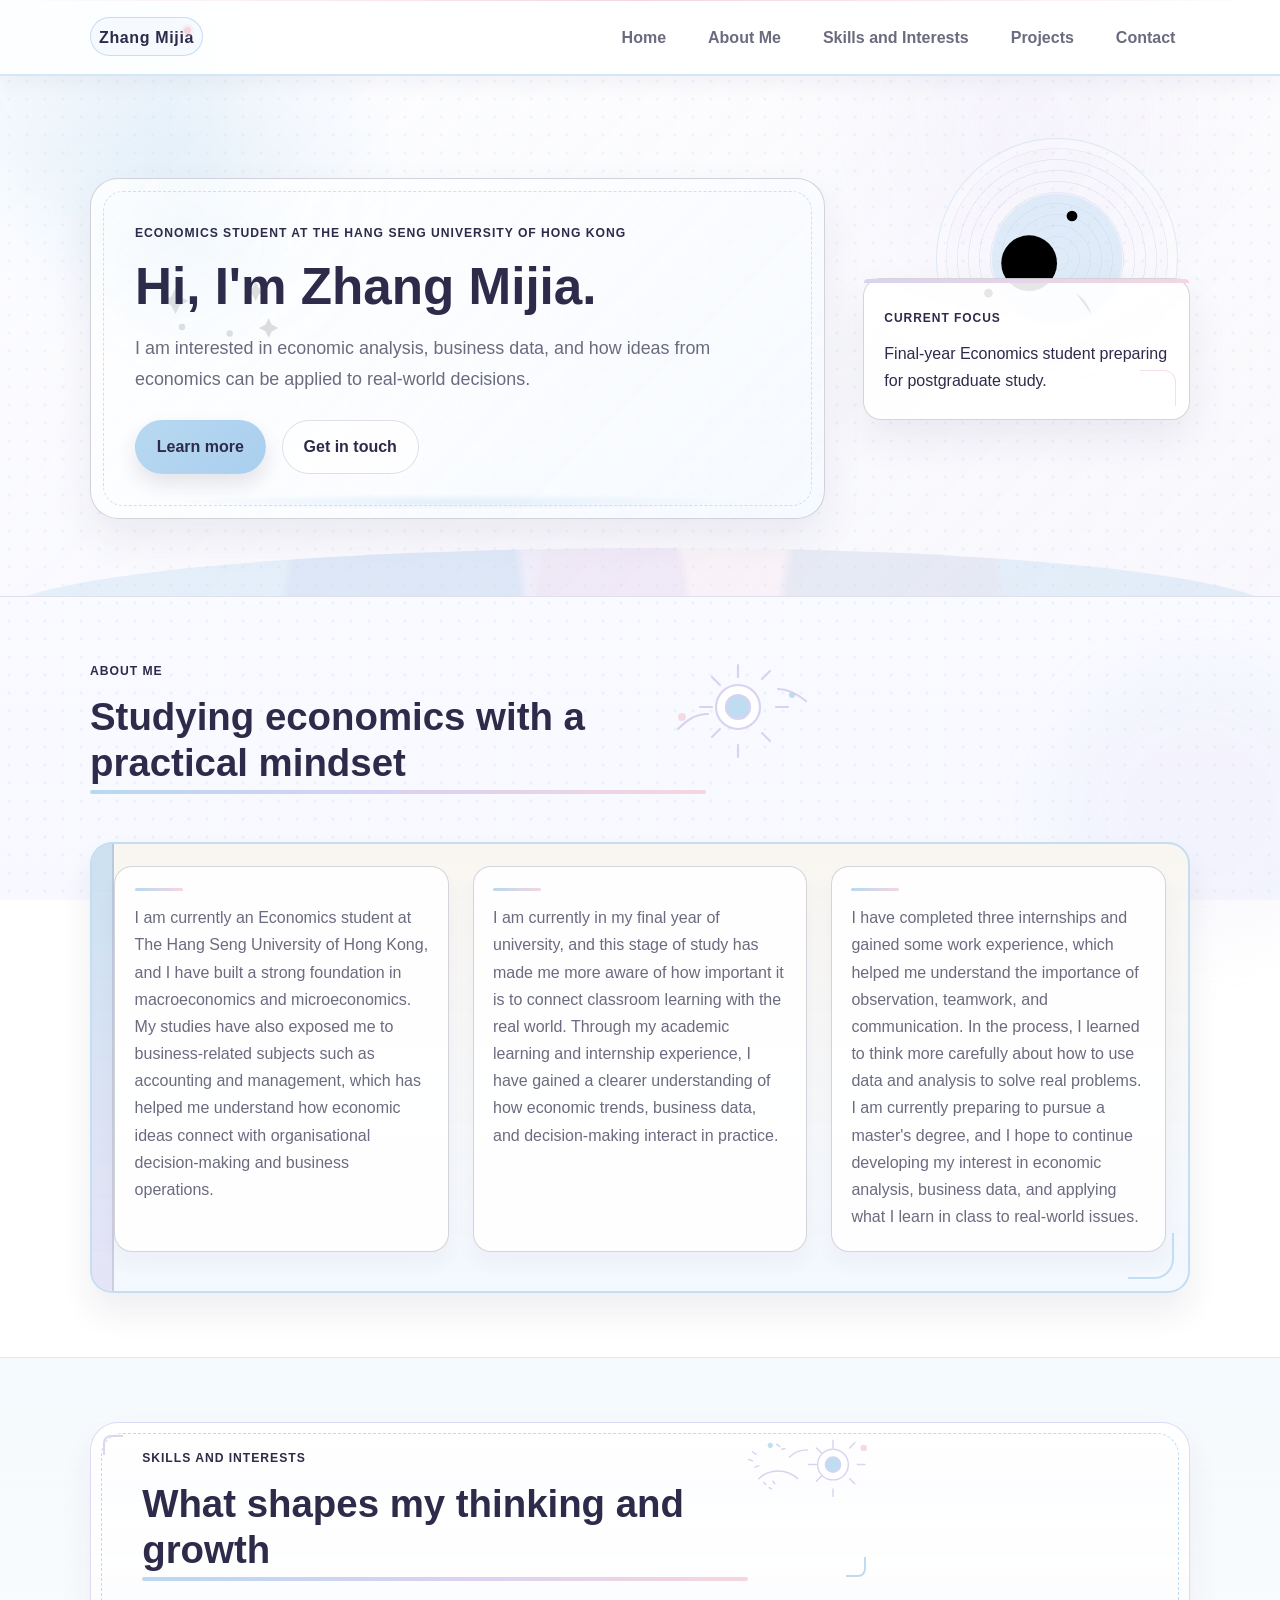
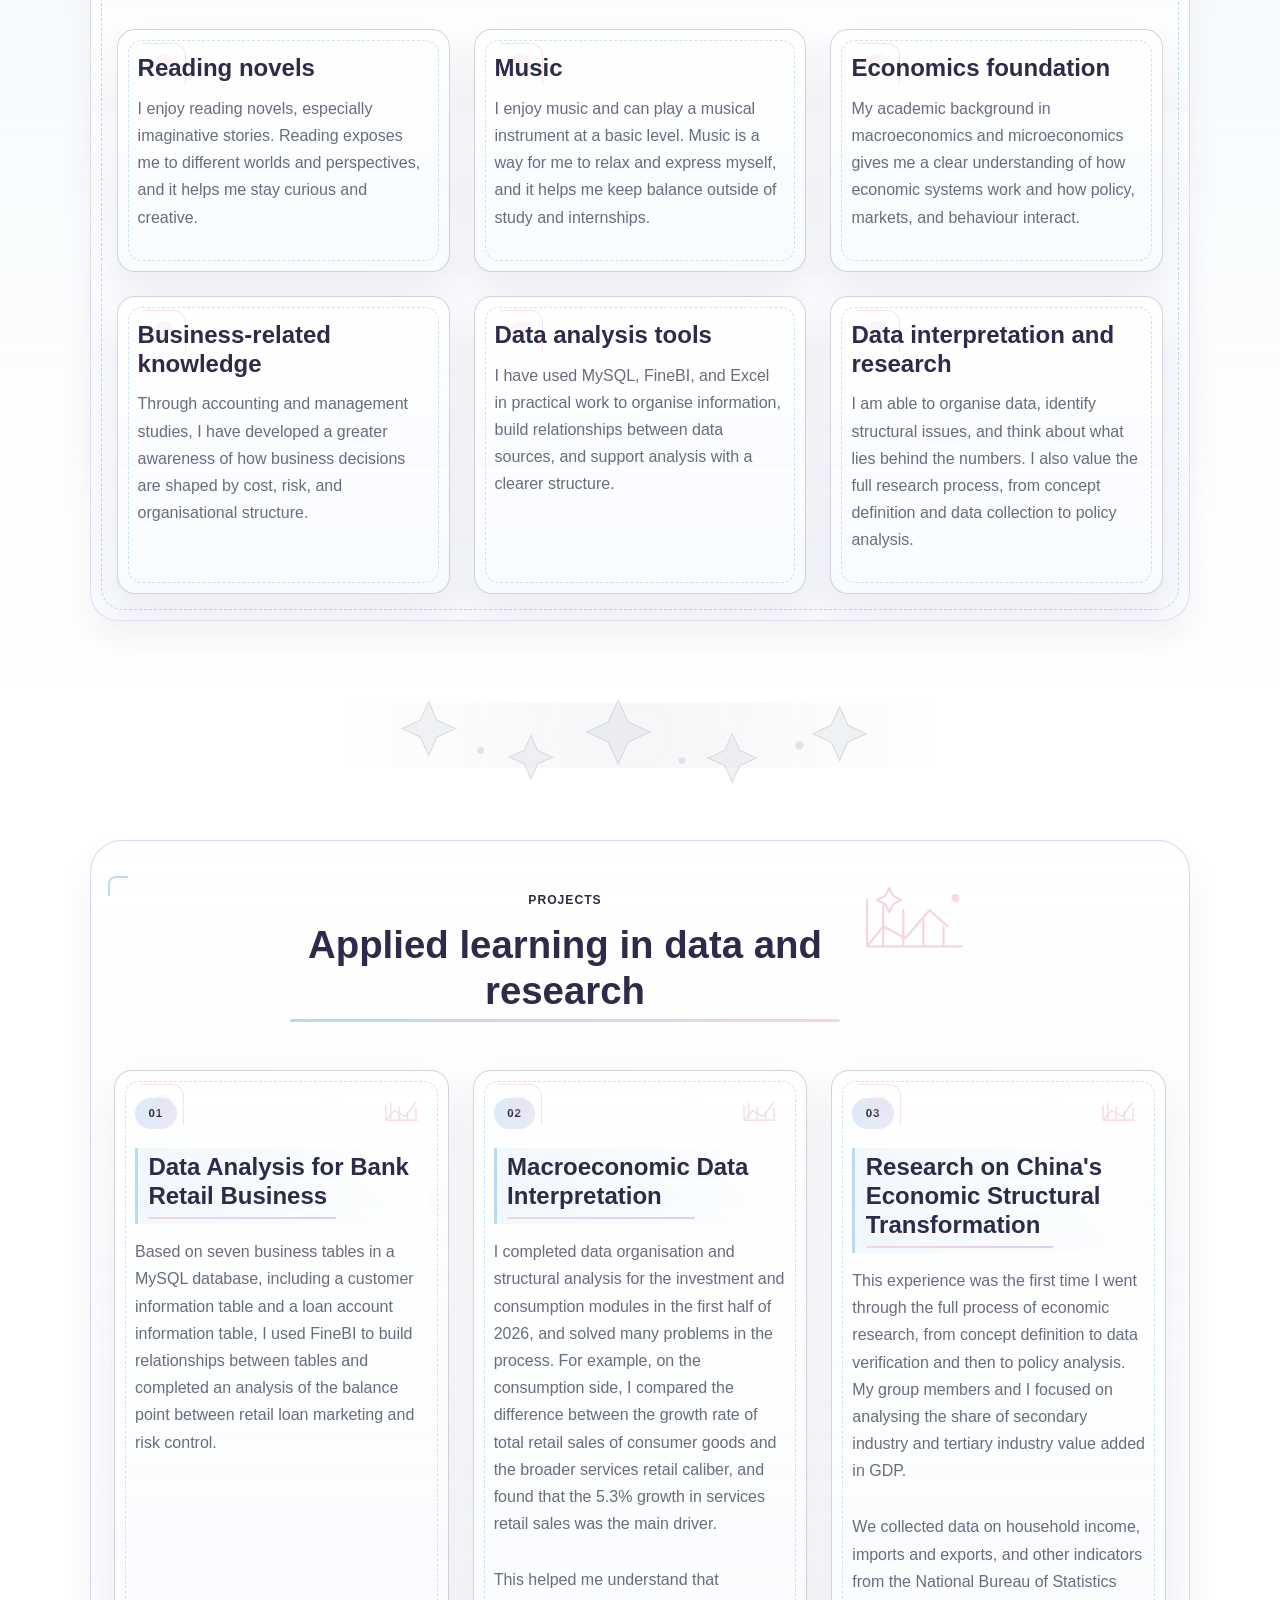
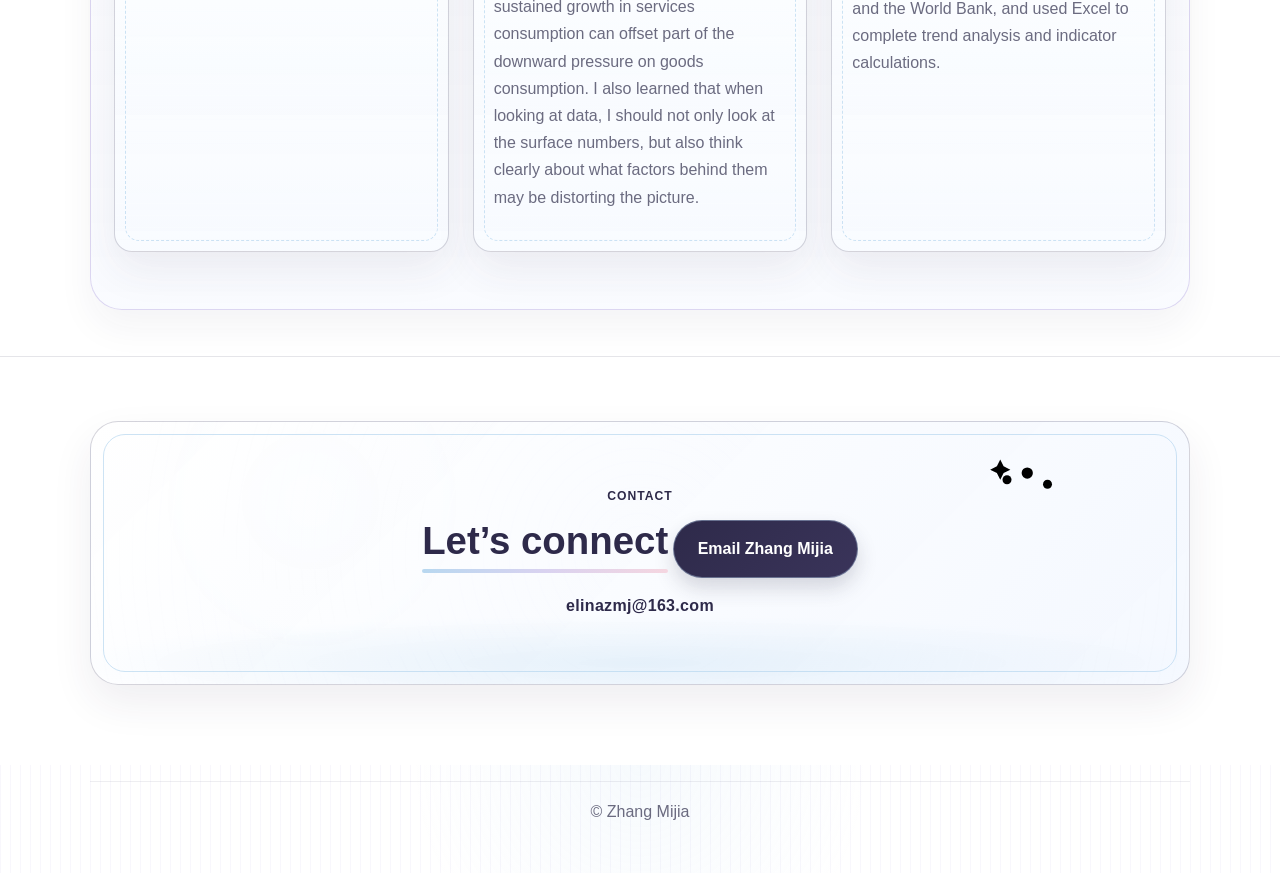
<file: index.html>
<!DOCTYPE html>
<html lang="en">
  <head>
    <meta charset="UTF-8" />
    <meta name="viewport" content="width=device-width, initial-scale=1.0" />
    <meta
      name="description"
      content="Zhang Mijia is an Economics student at The Hang Seng University of Hong Kong, interested in economic analysis, business data, and practical applications of economics."
    />
    <title>Zhang Mijia | Economics Student</title>
    <link rel="stylesheet" href="style.css" />
  </head>
  <body>
    <!-- Change text in this file to update the personal profile content. -->
    <div class="page-shell">
      <header class="site-header">
        <div class="container nav-wrap">
          <a class="brand" href="#home">Zhang Mijia</a>
          <nav aria-label="Main navigation">
            <ul class="nav-list">
              <li><a href="#home">Home</a></li>
              <li><a href="#about">About Me</a></li>
              <li><a href="#skills">Skills and Interests</a></li>
              <li><a href="#projects">Projects</a></li>
              <li><a href="#contact">Contact</a></li>
            </ul>
          </nav>
        </div>
      </header>

      <main>
        <section id="home" class="hero section">
          <div class="container hero-inner">
            <svg class="hero-ornament hero-sun" viewBox="0 0 140 140" aria-hidden="true">
              <!-- Small decorative sun in the top corner: change cx, cy, or stroke values here. -->
              <g class="draw">
                <circle class="fill-white" cx="72" cy="72" r="26" />
                <circle class="fill-blue" cx="72" cy="72" r="14" />
                <path d="M72 10v14M72 116v14M10 72h14M116 72h14M28 28l10 10M102 102l10 10M28 116l10-10M102 38l10-10" />
              </g>
              <circle class="fill-pink" cx="112" cy="28" r="5" />
              <circle class="fill-blue" cx="34" cy="100" r="4" />
              <path class="draw small-line" d="M116 100c8 6 12 12 14 20" />
            </svg>

            <svg class="hero-ornament hero-sparkles" viewBox="0 0 120 80" aria-hidden="true">
              <!-- Small stars and dots: change the positions or circle radius here. -->
              <g class="draw">
                <path d="M18 24l4 8 8 4-8 4-4 8-4-8-8-4 8-4 4-8z" />
                <path d="M92 18l3 6 6 3-6 3-3 6-3-6-6-3 6-3 3-6z" />
                <path d="M104 52l3 6 6 3-6 3-3 6-3-6-6-3 6-3 3-6z" />
              </g>
              <circle class="fill-pink" cx="24" cy="60" r="3" />
              <circle class="fill-blue" cx="68" cy="66" r="3" />
            </svg>

            <div class="hero-copy">
              <p class="eyebrow">Economics student at The Hang Seng University of Hong Kong</p>
              <h1 class="flash-heading">
                Hi, I'm Zhang Mijia.
              </h1>
              <p class="lead">
                I am interested in economic analysis, business data, and how ideas from economics can be applied to real-world decisions.
              </p>
              <div class="hero-actions">
                <a class="button primary" href="#about">Learn more</a>
                <a class="button secondary" href="#contact">Get in touch</a>
              </div>
            </div>
            <div class="hero-note" aria-label="Student profile summary">
              <span class="note-label">Current focus</span>
              <p>Final-year Economics student preparing for postgraduate study.</p>
            </div>
          </div>
        </section>

        <section id="about" class="section about-section">
          <div class="container">
            <div class="section-heading about-heading">
              <p class="kicker">About Me</p>
              <h2 class="flash-heading">Studying economics with a practical mindset</h2>

              <!-- Subtle decorative sun: change the circle size, line positions, or colour here. -->
              <svg class="section-ornament about-ornament" viewBox="0 0 180 120" aria-hidden="true">
                <g class="draw">
                  <circle class="fill-white" cx="92" cy="56" r="22" />
                  <circle class="fill-blue" cx="92" cy="56" r="12" />
                  <path d="M92 14v12M92 94v12M54 56h12M130 56h12M66 26l8 8M116 82l8 8M66 86l8-8M116 28l8-8" />
                  <path d="M32 78c10-10 18-15 30-15" />
                  <path d="M132 38c10 0 18 4 28 12" />
                </g>
                <circle class="fill-pink" cx="36" cy="66" r="4" />
                <circle class="fill-blue" cx="146" cy="44" r="3" />
              </svg>
            </div>

            <div class="about-grid">
              <p>
                I am currently an Economics student at The Hang Seng University of Hong Kong, and I have built a strong foundation in macroeconomics and microeconomics. My studies have also exposed me to business-related subjects such as accounting and management, which has helped me understand how economic ideas connect with organisational decision-making and business operations.
              </p>
              <p>
                I am currently in my final year of university, and this stage of study has made me more aware of how important it is to connect classroom learning with the real world. Through my academic learning and internship experience, I have gained a clearer understanding of how economic trends, business data, and decision-making interact in practice.
              </p>
              <p>
                I have completed three internships and gained some work experience, which helped me understand the importance of observation, teamwork, and communication. In the process, I learned to think more carefully about how to use data and analysis to solve real problems. I am currently preparing to pursue a master's degree, and I hope to continue developing my interest in economic analysis, business data, and applying what I learn in class to real-world issues.
              </p>
            </div>
          </div>
        </section>

        <section id="skills" class="section skills-section">
          <div class="container skills-wrap">
            <div class="section-heading skills-heading">
              <p class="kicker">Skills and Interests</p>
              <h2 class="flash-heading">What shapes my thinking and growth</h2>

              <!-- SVG decoration: change the sun, dots, and stroke colours here to adjust the mood and size. -->
              <svg class="section-ornament skills-ornament" viewBox="0 0 220 120" aria-hidden="true">
                <g class="draw">
                  <circle class="fill-white" cx="150" cy="54" r="24" />
                  <circle class="fill-blue" cx="150" cy="54" r="12" />
                  <path d="M150 16v12M150 92v12M112 54h12M188 54h12M124 28l8 8M176 76l8 8M124 80l8-8M176 28l8-8" />
                  <path d="M34 76c8-8 18-12 31-12 12 0 21 4 30 12M82 42c8-8 17-11 28-11" />
                  <path d="M24 34l6 4M18 46l6 2M28 58l6-2M62 22l5 4M70 30l5-1" />
                  <path d="M42 82l3 3M50 90l4 2M56 80l3 4" />
                </g>
                <circle class="fill-pink" cx="198" cy="28" r="5" />
                <circle class="fill-blue" cx="52" cy="24" r="4" />
                <circle class="fill-white" cx="82" cy="24" r="3" />
              </svg>
            </div>

            <div class="skills-grid">
              <article class="info-card">
                <h3>Reading novels</h3>
                <p>
                  I enjoy reading novels, especially imaginative stories. Reading exposes me to different worlds and perspectives, and it helps me stay curious and creative.
                </p>
              </article>

              <article class="info-card">
                <h3>Music</h3>
                <p>
                  I enjoy music and can play a musical instrument at a basic level. Music is a way for me to relax and express myself, and it helps me keep balance outside of study and internships.
                </p>
              </article>

              <article class="info-card">
                <h3>Economics foundation</h3>
                <p>
                  My academic background in macroeconomics and microeconomics gives me a clear understanding of how economic systems work and how policy, markets, and behaviour interact.
                </p>
              </article>

              <article class="info-card">
                <h3>Business-related knowledge</h3>
                <p>
                  Through accounting and management studies, I have developed a greater awareness of how business decisions are shaped by cost, risk, and organisational structure.
                </p>
              </article>

              <article class="info-card">
                <h3>Data analysis tools</h3>
                <p>
                  I have used MySQL, FineBI, and Excel in practical work to organise information, build relationships between data sources, and support analysis with a clearer structure.
                </p>
              </article>

              <article class="info-card">
                <h3>Data interpretation and research</h3>
                <p>
                  I am able to organise data, identify structural issues, and think about what lies behind the numbers. I also value the full research process, from concept definition and data collection to policy analysis.
                </p>
              </article>
            </div>
          </div>
        </section>

        <div class="mid-star-band" aria-hidden="true">
          <svg viewBox="0 0 620 120" role="presentation">
            <g class="star-group">
              <path class="star-shape" d="M58 20l10 22 22 10-22 10-10 22-10-22-22-10 22-10 10-22z" />
              <path class="star-shape" d="M180 60l8 18 18 8-18 8-8 18-8-18-18-8 18-8 8-18z" />
              <path class="star-shape" d="M284 18l12 26 26 12-26 12-12 26-12-26-26-12 26-12 12-26z" />
              <path class="star-shape" d="M420 58l9 20 20 9-20 9-9 20-9-20-20-9 20-9 9-20z" />
              <path class="star-shape" d="M548 26l10 22 22 10-22 10-10 22-10-22-22-10 22-10 10-22z" />
              <circle class="star-dot" cx="120" cy="78" r="4" />
              <circle class="star-dot" cx="360" cy="90" r="4" />
              <circle class="star-dot" cx="500" cy="72" r="5" />
            </g>
          </svg>
        </div>

        <section id="projects" class="section projects-section">
          <div class="container">
            <div class="section-heading projects-heading">
              <p class="kicker">Projects</p>
              <h2 class="flash-heading">Applied learning in data and research</h2>

              <!-- SVG decoration: data-inspired icon placed beside the heading. -->
              <svg class="section-ornament projects-ornament" viewBox="0 0 140 90" aria-hidden="true">
                <g class="draw">
                  <path d="M18 66V20M18 66h94M18 66l16-20 22 12 24-28 18 16" />
                  <path d="M34 24v42M54 30v36M74 38v28M94 46v20" />
                  <path d="M40 8l4 8 8 4-8 4-4 8-4-8-8-4 8-4 4-8z" />
                </g>
                <circle class="fill-pink" cx="106" cy="18" r="4" />
              </svg>
            </div>

            <div class="project-grid">
              <article class="project-card">
                <div class="project-header">
                  <span class="project-index">01</span>
                  <svg class="project-icon" viewBox="0 0 80 60" aria-hidden="true">
                    <g class="draw">
                      <path d="M10 42V18M10 42h52M10 42l14-16 18 10 18-24" />
                      <path d="M18 14v26M32 20v20M46 28v12M60 22v18" />
                    </g>
                  </svg>
                </div>
                <h3 class="project-title">Data Analysis for Bank Retail Business</h3>
                <p>
                  Based on seven business tables in a MySQL database, including a customer information table and a loan account information table, I used FineBI to build relationships between tables and completed an analysis of the balance point between retail loan marketing and risk control.
                </p>
              </article>

              <article class="project-card">
                <div class="project-header">
                  <span class="project-index">02</span>
                  <svg class="project-icon" viewBox="0 0 80 60" aria-hidden="true">
                    <g class="draw">
                      <path d="M10 42V18M10 42h52M10 42l14-16 18 10 18-24" />
                      <path d="M18 14v26M32 20v20M46 28v12M60 22v18" />
                    </g>
                  </svg>
                </div>
                <h3 class="project-title">Macroeconomic Data Interpretation</h3>
                <p>
                  I completed data organisation and structural analysis for the investment and consumption modules in the first half of 2026, and solved many problems in the process. For example, on the consumption side, I compared the difference between the growth rate of total retail sales of consumer goods and the broader services retail caliber, and found that the 5.3% growth in services retail sales was the main driver.
                </p>
                <p>
                  This helped me understand that sustained growth in services consumption can offset part of the downward pressure on goods consumption. I also learned that when looking at data, I should not only look at the surface numbers, but also think clearly about what factors behind them may be distorting the picture.
                </p>
              </article>

              <article class="project-card">
                <div class="project-header">
                  <span class="project-index">03</span>
                  <svg class="project-icon" viewBox="0 0 80 60" aria-hidden="true">
                    <g class="draw">
                      <path d="M10 42V18M10 42h52M10 42l14-16 18 10 18-24" />
                      <path d="M18 14v26M32 20v20M46 28v12M60 22v18" />
                    </g>
                  </svg>
                </div>
                <h3 class="project-title">Research on China's Economic Structural Transformation</h3>
                <p>
                  This experience was the first time I went through the full process of economic research, from concept definition to data verification and then to policy analysis. My group members and I focused on analysing the share of secondary industry and tertiary industry value added in GDP.
                </p>
                <p>
                  We collected data on household income, imports and exports, and other indicators from the National Bureau of Statistics and the World Bank, and used Excel to complete trend analysis and indicator calculations.
                </p>
              </article>
            </div>
          </div>
        </section>

        <section id="contact" class="section contact-section">
          <div class="container contact-box">
            <svg class="contact-ornament contact-dot" viewBox="0 0 80 60" aria-hidden="true">
              <g class="draw">
                <circle class="fill-blue" cx="16" cy="30" r="4" />
                <circle class="fill-white" cx="34" cy="24" r="5" />
                <circle class="fill-pink" cx="52" cy="34" r="4" />
                <path d="M10 12l3 6 6 3-6 3-3 6-3-6-6-3 6-3 3-6z" />
              </g>
            </svg>

            <p class="kicker">Contact</p>
            <h2>Let’s connect</h2>
            <a class="contact-link" href="mailto:elinazmj@163.com">Email Zhang Mijia</a>
            <p class="contact-email">elinazmj@163.com</p>
          </div>
        </section>
      </main>

      <footer class="site-footer">
        <div class="container footer-inner">
          <p>© Zhang Mijia</p>
        </div>
      </footer>
    </div>
  </body>
</html>
</file>
<file: style.css>
/*
  Colour guide:
  - Change the values in :root to update the whole palette.
  - Use a lighter page background and darker text for stronger contrast.
  - Decorative elements use blue, lavender, and soft pink in small amounts.
*/

:root {
  --primary-blue: #B8D8F0;
  --soft-lavender: #D9D2F0;
  --background-white: #FFFFFF;
  --soft-pink: #F5D6E0;
  --page-bg: #FDFEFF;
  --page-cream: #F9F6F1;
  --section-blue: #F3F8FF;
  --section-lavender: #F8F4FF;
  --card-bg: #FFFFFF;
  --heading-text: #2E2A4A;
  --body-text: #6B6B80;
  --shadow-soft: 0 18px 40px rgba(46, 42, 74, 0.08);
  --border-soft: rgba(46, 42, 74, 0.12);
  --border-strong: rgba(46, 42, 74, 0.2);
  --outline-soft: rgba(184, 216, 240, 0.7);

  --radius-lg: 28px;
  --radius-md: 18px;
  --radius-sm: 12px;
  --space-xs: 0.5rem;
  --space-sm: 1rem;
  --space-md: 1.5rem;
  --space-lg: 2.5rem;
  --space-xl: 4rem;
}

* {
  box-sizing: border-box;
}

html {
  scroll-behavior: smooth;
}

body {
  margin: 0;
  font-family: "Segoe UI", Tahoma, Geneva, Verdana, sans-serif;
  color: var(--heading-text);
  background:
    radial-gradient(circle, rgba(184, 216, 240, 0.24) 1.3px, transparent 1.8px),
    linear-gradient(180deg, var(--page-bg) 0%, #F7F9FF 100%);
  background-size: 18px 18px, 100% 100%;
  line-height: 1.7;
  background-attachment: fixed;
}

body::before,
body::after {
  content: "";
  position: fixed;
  width: 18rem;
  height: 18rem;
  border-radius: 50%;
  filter: blur(30px);
  z-index: -1;
  opacity: 0.35;
}

body::before {
  background: rgba(184, 216, 240, 0.42);
  top: -5rem;
  left: -4rem;
}

body::after {
  background: rgba(217, 210, 240, 0.36);
  right: -4rem;
  bottom: -3rem;
}

img {
  max-width: 100%;
  display: block;
}

a {
  color: inherit;
  text-decoration: none;
}

button,
input,
textarea,
select {
  font: inherit;
}

:focus-visible {
  outline: 3px solid rgba(46, 42, 74, 0.4);
  outline-offset: 4px;
}

.page-shell {
  position: relative;
  min-height: 100vh;
}

.container {
  width: min(1100px, calc(100% - 2rem));
  margin: 0 auto;
}

.section {
  padding: var(--space-xl) 0;
  position: relative;
  overflow: hidden;
}

.section + .section {
  border-top: 1px solid var(--border-soft);
}

.section-heading {
  margin-bottom: var(--space-lg);
  max-width: 46rem;
}

.kicker,
.eyebrow,
.project-number {
  margin: 0 0 0.75rem;
  letter-spacing: 0.08em;
  text-transform: uppercase;
  font-size: 0.76rem;
  font-weight: 700;
  color: var(--heading-text);
}

h1,
h2,
h3 {
  margin-top: 0;
  line-height: 1.2;
  color: var(--heading-text);
}

h1 {
  font-size: clamp(2.4rem, 4vw, 4.2rem);
  margin-bottom: 1rem;
}

h2 {
  font-size: clamp(2rem, 3vw, 3rem);
  margin-bottom: 0.5rem;
  position: relative;
  display: inline-block;
  padding-bottom: 0.5rem;
}

h2::after {
  content: "";
  position: absolute;
  left: 0;
  bottom: 0;
  width: 100%;
  height: 0.22rem;
  border-radius: 999px;
  background: linear-gradient(90deg, var(--primary-blue), var(--soft-lavender), var(--soft-pink));
}

.flash-heading {
  animation: gentle-flash 1.8s ease-out 1 both;
  will-change: opacity, color, text-shadow;
}

@keyframes gentle-flash {
  0% {
    opacity: 0.55;
    color: rgba(46, 42, 74, 0.7);
    text-shadow: none;
  }
  20% {
    opacity: 0.9;
    color: rgba(84, 110, 165, 0.96);
    text-shadow: 0 0 12px rgba(184, 216, 240, 0.45);
  }
  42% {
    opacity: 1;
    color: rgba(74, 87, 144, 0.98);
    text-shadow: 0 0 18px rgba(217, 210, 240, 0.5), 0 0 8px rgba(184, 216, 240, 0.4);
  }
  100% {
    opacity: 1;
    color: var(--heading-text);
    text-shadow: none;
  }
}

h3 {
  font-size: clamp(1.2rem, 2vw, 1.5rem);
  margin-bottom: 0.75rem;
}

.section-heading {
  position: relative;
}

.section-ornament {
  position: absolute;
  width: clamp(90px, 11vw, 150px);
  height: auto;
  color: var(--primary-blue);
  pointer-events: none;
  z-index: 0;
}

.section-ornament .draw {
  fill: none;
  stroke: currentColor;
  stroke-width: 2.2;
  stroke-linecap: round;
  stroke-linejoin: round;
}

.section-ornament .fill-blue {
  fill: rgba(184, 216, 240, 0.9);
}

.section-ornament .fill-white {
  fill: rgba(255, 255, 255, 0.9);
}

.section-ornament .fill-pink {
  fill: rgba(245, 214, 224, 0.9);
}

.section-ornament .small-line {
  stroke-width: 1.8;
}

.hero-ornament,
.contact-ornament {
  position: absolute;
  width: clamp(90px, 12vw, 150px);
  height: auto;
  pointer-events: none;
  z-index: 0;
}

.hero-sun {
  top: 0.5rem;
  right: 8%;
  color: var(--primary-blue);
}

.hero-sparkles {
  top: 5.25rem;
  left: 6%;
  width: clamp(100px, 12vw, 130px);
  color: var(--soft-lavender);
}

.about-heading {
  padding-right: 120px;
}

.about-ornament {
  right: 0;
  top: -10px;
  width: clamp(120px, 16vw, 180px);
  color: var(--soft-lavender);
}

.skills-heading {
  /* Adjust this value to move the whole heading block and ornament to the right. */
  margin-left: clamp(1rem, 2vw, 2rem);
  padding-right: 130px;
}

.skills-ornament {
  /* Keep the pattern aligned with the text by moving it with the heading block. */
  right: 0;
  top: -18px;
  color: var(--soft-lavender);
}

.projects-heading {
  padding-right: 150px;
  /* Center the whole heading block within the section. */
  text-align: center;
  margin-left: auto;
  margin-right: auto;
  max-width: 700px;
}

.projects-ornament {
  right: 0;
  top: -10px;
  color: var(--soft-pink);
}

.contact-dot {
  right: 10%;
  top: 1.5rem;
  width: clamp(70px, 10vw, 90px);
  color: var(--soft-pink);
}

p {
  margin-top: 0;
  color: var(--body-text);
}

.site-header {
  position: sticky;
  top: 0;
  z-index: 10;
  backdrop-filter: blur(12px);
  background: rgba(255, 255, 255, 0.82);
  border-bottom: 2px solid rgba(184, 216, 240, 0.6);
  box-shadow: 0 10px 18px rgba(46, 42, 74, 0.04);
}

.site-header::before {
  content: "";
  position: absolute;
  inset: 0 0 auto 0;
  height: 1px;
  background: linear-gradient(90deg, transparent, var(--soft-pink), transparent);
}

.nav-wrap {
  display: flex;
  justify-content: space-between;
  align-items: center;
  min-height: 4.6rem;
  gap: 1rem;
}

.brand {
  position: relative;
  font-weight: 800;
  letter-spacing: 0.04em;
  color: var(--heading-text);
  padding: 0.35rem 0.5rem 0.25rem 0.5rem;
  border: 1.5px solid rgba(184, 216, 240, 0.8);
  border-radius: 999px;
  background: rgba(184, 216, 240, 0.1);
}

.brand::after {
  content: "";
  position: absolute;
  right: 0.7rem;
  top: 0.55rem;
  width: 0.45rem;
  height: 0.45rem;
  background: var(--soft-pink);
  border-radius: 50%;
  box-shadow: 0 0 0 3px rgba(245, 214, 224, 0.3);
}

.nav-list {
  display: flex;
  flex-wrap: wrap;
  align-items: center;
  gap: 0.8rem;
  list-style: none;
  padding: 0;
  margin: 0;
}

.nav-list a {
  padding: 0.6rem 0.85rem;
  border-radius: 999px;
  color: var(--body-text);
  font-weight: 700;
  border: 1px solid transparent;
  background: rgba(255, 255, 255, 0.3);
  transition: border-color 0.2s ease, background-color 0.2s ease, color 0.2s ease;
}

.nav-list a:hover,
.nav-list a:focus-visible {
  border-color: rgba(184, 216, 240, 0.8);
  background: rgba(184, 216, 240, 0.12);
  color: var(--heading-text);
}

.hero {
  padding-top: clamp(4rem, 8vw, 7rem);
  padding-bottom: clamp(3rem, 6vw, 5rem);
  background:
    radial-gradient(circle at 15% 20%, rgba(184, 216, 240, 0.3), transparent 18%),
    radial-gradient(circle at 80% 10%, rgba(217, 210, 240, 0.18), transparent 22%),
    linear-gradient(135deg, rgba(255, 255, 255, 0.2), rgba(245, 214, 224, 0.08));
}

.hero::before {
  content: "";
  position: absolute;
  inset: 12% 8% auto auto;
  width: 15rem;
  height: 15rem;
  border-radius: 50%;
  background:
    radial-gradient(circle, rgba(184, 216, 240, 0.4) 0 38%, transparent 39% 100%),
    repeating-radial-gradient(
      circle,
      rgba(217, 210, 240, 0.42) 0,
      rgba(217, 210, 240, 0.42) 1px,
      transparent 1px,
      transparent 11px
    );
  border: 1.5px solid rgba(184, 216, 240, 0.45);
  box-shadow: inset 0 0 0 10px rgba(255, 255, 255, 0.18);
}

.hero::after {
  content: "";
  position: absolute;
  left: 0;
  right: 0;
  bottom: -1.2rem;
  height: 4.2rem;
  background:
    radial-gradient(circle at 15% 100%, rgba(184, 216, 240, 0.38) 0 30%, transparent 31%),
    radial-gradient(circle at 38% 100%, rgba(217, 210, 240, 0.32) 0 25%, transparent 26%),
    radial-gradient(circle at 60% 100%, rgba(245, 214, 224, 0.2) 0 30%, transparent 31%),
    radial-gradient(circle at 82% 100%, rgba(184, 216, 240, 0.38) 0 25%, transparent 26%);
  border-radius: 52% 48% 0 0 / 100% 100% 0 0;
  opacity: 0.9;
}

.hero-inner {
  position: relative;
  display: grid;
  grid-template-columns: minmax(0, 1.8fr) minmax(220px, 0.8fr);
  gap: clamp(1.5rem, 3vw, 2.5rem);
  align-items: center;
}

.hero-copy {
  padding: clamp(1.6rem, 4vw, 2.75rem);
  background:
    radial-gradient(circle at 12% 18%, rgba(184, 216, 240, 0.13), transparent 18%),
    linear-gradient(135deg, rgba(255, 255, 255, 0.9), rgba(245, 249, 255, 0.8));
  border: 1.5px solid var(--border-strong);
  border-radius: var(--radius-lg);
  box-shadow: var(--shadow-soft);
  position: relative;
  isolation: isolate;
}

.hero-copy::before {
  content: "";
  position: absolute;
  inset: 12px;
  border: 1px dashed rgba(184, 216, 240, 0.7);
  border-radius: 20px;
  pointer-events: none;
}

.hero-copy::after,
.info-card::after,
.project-card::after,
.contact-box::after {
  content: "";
  position: absolute;
  inset: auto 8% 0.5rem 8%;
  height: 1.1rem;
  background: radial-gradient(ellipse at center, rgba(184, 216, 240, 0.35), transparent 63%);
  border-radius: 50%;
  transform: scaleX(1.05);
  pointer-events: none;
}

.lead {
  max-width: 42rem;
  font-size: 1.12rem;
  color: var(--body-text);
}

.hero-actions {
  display: flex;
  flex-wrap: wrap;
  gap: 1rem;
  margin-top: 1.6rem;
}

.button {
  display: inline-flex;
  align-items: center;
  justify-content: center;
  min-height: 2.9rem;
  padding: 0.8rem 1.3rem;
  border-radius: 999px;
  font-weight: 700;
  border: 1px solid transparent;
  transition: transform 0.2s ease, box-shadow 0.2s ease;
}

.button:hover,
.button:focus-visible {
  transform: translateY(-1px);
}

.button.primary {
  background: linear-gradient(135deg, var(--primary-blue), #A9CFEF);
  color: var(--heading-text);
  box-shadow: 0 10px 20px rgba(46, 42, 74, 0.12);
}

.button.secondary {
  background: rgba(255, 255, 255, 0.72);
  color: var(--heading-text);
  border-color: rgba(46, 42, 74, 0.14);
}

.hero-note {
  position: relative;
  padding: 1.5rem 1.25rem;
  background: rgba(255, 255, 255, 0.9);
  border: 1.5px solid var(--border-strong);
  border-radius: var(--radius-md);
  box-shadow: var(--shadow-soft);
}

.hero-note::before {
  content: "";
  position: absolute;
  inset: 0 auto auto 0;
  width: 100%;
  height: 4px;
  background: linear-gradient(90deg, var(--soft-lavender), var(--soft-pink));
  border-radius: var(--radius-md) var(--radius-md) 0 0;
}

.hero-note::after {
  content: "";
  position: absolute;
  bottom: 0.8rem;
  right: 0.8rem;
  width: 2.2rem;
  height: 2.2rem;
  border: 1px solid rgba(245, 214, 224, 0.8);
  border-left: none;
  border-bottom: none;
  border-radius: 0 12px 0 0;
}

.note-label {
  display: inline-block;
  margin-bottom: 0.75rem;
  font-size: 0.75rem;
  letter-spacing: 0.08em;
  text-transform: uppercase;
  color: var(--heading-text);
  font-weight: 700;
}

.hero-note p {
  margin: 0;
  color: var(--heading-text);
}

.about-section,
.skills-section,
.projects-section,
.contact-section {
  position: relative;
}

.about-grid,
.skills-grid,
.project-grid {
  display: grid;
  gap: 1.5rem;
}

.about-grid {
  grid-template-columns: repeat(3, minmax(0, 1fr));
}

.about-grid {
  position: relative;
  background: linear-gradient(180deg, rgba(249, 246, 241, 0.95), rgba(242, 247, 255, 0.9));
  border: 2px solid rgba(184, 216, 240, 0.8);
  border-radius: 22px;
  box-shadow: 0 20px 32px rgba(46, 42, 74, 0.08);
  padding: 1.4rem;
  overflow: hidden;
}

.about-grid::before {
  content: "";
  position: absolute;
  left: 0;
  top: 0;
  bottom: 0;
  width: 20px;
  background: linear-gradient(180deg, rgba(184, 216, 240, 0.7), rgba(217, 210, 240, 0.5));
  border-right: 2px solid rgba(46, 42, 74, 0.12);
}

.about-grid::after {
  content: "";
  position: absolute;
  right: 14px;
  bottom: 12px;
  width: 44px;
  height: 44px;
  border-right: 2px solid rgba(184, 216, 240, 0.8);
  border-bottom: 2px solid rgba(184, 216, 240, 0.8);
  border-radius: 0 0 20px 0;
}

.about-grid p {
  position: relative;
  z-index: 1;
  background: rgba(255, 255, 255, 0.9);
  border: 1.5px solid var(--border-strong);
  border-radius: var(--radius-md);
  padding: 1.3rem 1.2rem;
  box-shadow: 0 12px 20px rgba(46, 42, 74, 0.04);
  color: var(--body-text);
}

.about-grid p::before {
  content: "";
  display: block;
  width: 3rem;
  height: 0.2rem;
  margin-bottom: 0.8rem;
  border-radius: 50px;
  background: linear-gradient(90deg, var(--primary-blue), var(--soft-pink));
}

.skills-section {
  background: linear-gradient(180deg, rgba(184, 216, 240, 0.14), rgba(255, 255, 255, 0.45));
  position: relative;
}

.skills-wrap {
  position: relative;
  padding: clamp(1.25rem, 2vw, 1.8rem);
  border-radius: 28px;
  background: linear-gradient(180deg, rgba(255, 255, 255, 0.96), rgba(248, 250, 255, 0.9));
  border: 1.5px solid rgba(217, 210, 240, 0.8);
  box-shadow: 0 18px 34px rgba(46, 42, 74, 0.06);
  overflow: hidden;
}

/* Soft framed border for the Skills section: change the border colour or radius here. */
.skills-wrap::before {
  content: "";
  position: absolute;
  inset: 10px;
  border: 1px dashed rgba(184, 216, 240, 0.9);
  border-radius: 22px;
  pointer-events: none;
}

.skills-wrap::after {
  content: "";
  position: absolute;
  width: 18px;
  height: 18px;
  top: 12px;
  left: 12px;
  border-top: 2px solid rgba(217, 210, 240, 0.9);
  border-left: 2px solid rgba(217, 210, 240, 0.9);
  border-radius: 8px 0 0 0;
}

.skills-wrap .skills-heading::after {
  content: "";
  position: absolute;
  width: 18px;
  height: 18px;
  right: 12px;
  bottom: 12px;
  border-right: 2px solid rgba(184, 216, 240, 0.9);
  border-bottom: 2px solid rgba(184, 216, 240, 0.9);
  border-radius: 0 0 8px 0;
  pointer-events: none;
}

.skills-wrap .section-heading {
  position: relative;
  z-index: 1;
}

.skills-grid {
  grid-template-columns: repeat(3, minmax(0, 1fr));
  position: relative;
  z-index: 1;
}

.info-card,
.project-card {
  background:
    linear-gradient(180deg, rgba(255, 255, 255, 0.98), rgba(248, 251, 255, 0.9)),
    radial-gradient(circle at top right, rgba(217, 210, 240, 0.25), transparent 22%),
    repeating-linear-gradient(
      180deg,
      rgba(184, 216, 240, 0.1) 0,
      rgba(184, 216, 240, 0.1) 1px,
      transparent 1px,
      transparent 12px
    );
  border: 1.5px solid var(--border-strong);
  border-radius: var(--radius-md);
  box-shadow: var(--shadow-soft);
  padding: 1.5rem 1.25rem;
  position: relative;
  overflow: hidden;
}

.info-card::before,
.project-card::before {
  content: "";
  position: absolute;
  inset: 10px;
  border: 1px dashed rgba(184, 216, 240, 0.7);
  border-radius: 14px;
  pointer-events: none;
}

.info-card::after,
.project-card::after {
  content: "";
  position: absolute;
  top: 0.8rem;
  right: 0.8rem;
  width: 2.5rem;
  height: 2.5rem;
  border: 1px solid rgba(245, 214, 224, 0.7);
  border-left: none;
  border-bottom: none;
  border-radius: 0 12px 0 0;
  background: radial-gradient(circle, rgba(245, 214, 224, 0.25) 0 35%, transparent 36% 100%);
}

.info-card > h3,
.project-card > h3 {
  position: relative;
  z-index: 1;
}

.info-card p,
.project-card p {
  color: var(--body-text);
  position: relative;
  z-index: 1;
}

.project-grid {
  grid-template-columns: repeat(3, minmax(0, 1fr));
  position: relative;
  z-index: 1;
}

.mid-star-band {
  position: relative;
  display: flex;
  justify-content: center;
  align-items: center;
  width: min(1100px, calc(100% - 2rem));
  margin: 0 auto 0.5rem;
  opacity: 0.72;
  pointer-events: none;
}

.mid-star-band::before {
  content: "";
  position: absolute;
  inset: 18% 10% 18% 10%;
  background: radial-gradient(circle, rgba(146, 153, 171, 0.12), transparent 70%);
  border-radius: 999px;
  z-index: 0;
}

.mid-star-band svg {
  position: relative;
  z-index: 1;
  width: min(520px, 60vw);
  height: auto;
  overflow: visible;
}

.mid-star-band .star-shape {
  fill: rgba(157, 164, 180, 0.18);
  stroke: rgba(157, 164, 180, 0.5);
  stroke-width: 1.2;
}

.mid-star-band .star-dot {
  fill: rgba(157, 164, 180, 0.38);
}

.projects-section {
  position: relative;
}

.projects-section .container {
  position: relative;
  /* Increase the inner frame spacing so the border does not sit on top of the project content. */
  padding: 2rem 1.5rem 2.5rem;
}

/* Soft framed border for the Projects section: change the border colour, radius, or corner size here. */
.projects-section .container::before {
  content: "";
  position: absolute;
  inset: -18px 0 -18px 0;
  border-radius: 32px;
  border: 1.5px solid rgba(217, 210, 240, 0.9);
  background: linear-gradient(180deg, rgba(255, 255, 255, 0.92), rgba(248, 250, 255, 0.8));
  box-shadow: 0 18px 36px rgba(46, 42, 74, 0.05);
  pointer-events: none;
}

.projects-section .container::after {
  content: "";
  position: absolute;
  width: 18px;
  height: 18px;
  left: 18px;
  top: 18px;
  border-top: 2px solid rgba(184, 216, 240, 0.9);
  border-left: 2px solid rgba(184, 216, 240, 0.9);
  border-radius: 8px 0 0 0;
  pointer-events: none;
}

.project-card {
  display: flex;
  flex-direction: column;
  gap: 0.8rem;
  position: relative;
  z-index: 1;
}

.project-header {
  display: flex;
  align-items: center;
  justify-content: space-between;
  gap: 0.8rem;
  margin-bottom: 0.25rem;
}

.project-index {
  display: inline-flex;
  align-items: center;
  justify-content: center;
  min-width: 2.6rem;
  padding: 0.35rem 0.5rem;
  border-radius: 999px;
  background: linear-gradient(135deg, rgba(184, 216, 240, 0.5), rgba(217, 210, 240, 0.5));
  color: var(--heading-text);
  font-size: 0.72rem;
  font-weight: 800;
  letter-spacing: 0.08em;
}

.project-icon {
  width: 3rem;
  height: auto;
  color: var(--soft-pink);
}

.project-icon .draw {
  fill: none;
  stroke: currentColor;
  stroke-width: 2;
  stroke-linecap: round;
  stroke-linejoin: round;
}

/* Project title styling: change the line colours or background here. */
.project-title {
  position: relative;
  display: inline-block;
  width: fit-content;
  padding: 0.3rem 0.7rem 0.3rem 0.65rem;
  border-left: 3px solid rgba(184, 216, 240, 0.95);
  background: linear-gradient(90deg, rgba(184, 216, 240, 0.18), rgba(255, 255, 255, 0.75));
  border-radius: 0 10px 10px 0;
  margin-bottom: 0.1rem;
}

.project-title::after {
  content: "";
  display: block;
  width: 70%;
  height: 2px;
  margin-top: 0.4rem;
  border-radius: 999px;
  background: linear-gradient(90deg, var(--soft-pink), var(--soft-lavender));
}

.contact-section {
  padding-bottom: 5rem;
}

.contact-box {
  position: relative;
  text-align: center;
  background:
    linear-gradient(135deg, rgba(255, 255, 255, 0.96), rgba(244, 248, 255, 0.94)),
    radial-gradient(circle at 20% 30%, rgba(184, 216, 240, 0.22), transparent 20%),
    repeating-radial-gradient(
      circle,
      rgba(217, 210, 240, 0.24) 0,
      rgba(217, 210, 240, 0.24) 1.5px,
      transparent 1.5px,
      transparent 13px
    );
  border: 1.5px solid var(--border-strong);
  border-radius: var(--radius-lg);
  box-shadow: var(--shadow-soft);
  /* Increase the inside spacing so the contact text has breathing room from the border. */
  padding: clamp(2.5rem, 5vw, 4rem) clamp(1.5rem, 4vw, 2.8rem);
  overflow: hidden;
}

.contact-box h2 {
  margin-bottom: 1.2rem;
}

.contact-box::before {
  content: "";
  position: absolute;
  inset: 12px;
  border: 1px solid rgba(184, 216, 240, 0.7);
  border-radius: 22px;
  pointer-events: none;
}

.contact-box::after {
  content: "";
  position: absolute;
  left: -8%;
  right: -8%;
  bottom: -2.2rem;
  height: 7rem;
  background: radial-gradient(ellipse at center, rgba(184, 216, 240, 0.3), transparent 60%);
  border-radius: 50%;
}

.contact-link {
  display: inline-block;
  padding: 0.9rem 1.5rem;
  background: linear-gradient(135deg, var(--heading-text), #3A345A);
  color: var(--background-white);
  border-radius: 999px;
  font-weight: 700;
  box-shadow: 0 10px 20px rgba(46, 42, 74, 0.18);
  border: 1px solid rgba(184, 216, 240, 0.4);
  /* Add clear space between the heading and the email link. */
  margin-bottom: 0.9rem;
}

.contact-link:hover,
.contact-link:focus-visible {
  text-decoration: underline;
  text-decoration-thickness: 2px;
  text-underline-offset: 4px;
}

.contact-email {
  margin: 0;
  color: var(--heading-text);
  font-weight: 600;
  letter-spacing: 0.02em;
}

.site-footer {
  padding: 1rem 0 2rem;
  color: var(--body-text);
  background:
    radial-gradient(circle at top, rgba(184, 216, 240, 0.12), transparent 35%),
    repeating-linear-gradient(
      90deg,
      rgba(217, 210, 240, 0.18) 0,
      rgba(217, 210, 240, 0.18) 1px,
      transparent 1px,
      transparent 10px
    );
}

.footer-inner {
  border-top: 1px solid rgba(46, 42, 74, 0.08);
  padding-top: 1rem;
  text-align: center;
}

@media (prefers-reduced-motion: reduce) {
  .flash-heading {
    animation: none;
  }
}

@media (max-width: 820px) {
  .hero-inner,
  .about-grid,
  .skills-grid,
  .project-grid {
    grid-template-columns: 1fr;
  }

  .projects-section .container {
    padding: 1.5rem 1rem 2rem;
  }

  .projects-heading {
    padding-right: 0;
    max-width: 100%;
  }

  .projects-section .container::before {
    inset: -12px 0 -12px 0;
  }

  .projects-section .container::after {
    left: 12px;
    top: 12px;
  }

  .contact-box {
    padding: 2.25rem 1.25rem;
  }

  .project-header {
    align-items: flex-start;
  }

  .nav-wrap {
    flex-direction: column;
    justify-content: center;
    padding: 0.8rem 0;
  }

  .nav-list {
    justify-content: center;
  }

  .about-heading,
  .skills-heading {
    padding-right: 0;
    /* Reduce the right shift on smaller screens so the heading stays readable. */
    margin-left: 0.75rem;
  }

  .section-ornament {
    position: relative;
    display: block;
    margin: 0.5rem auto 0;
    width: clamp(80px, 24vw, 140px);
  }

  .about-ornament,
  .skills-ornament {
    top: auto;
    right: auto;
  }
}

@media (max-width: 480px) {
  .section {
    padding: 4rem 0;
  }

  .hero-copy,
  .hero-note,
  .info-card,
  .project-card,
  .contact-box,
  .about-grid p {
    border-radius: 16px;
  }

  .hero-actions {
    flex-direction: column;
  }

  .button,
  .contact-link {
    width: 100%;
  }

}
</file>
